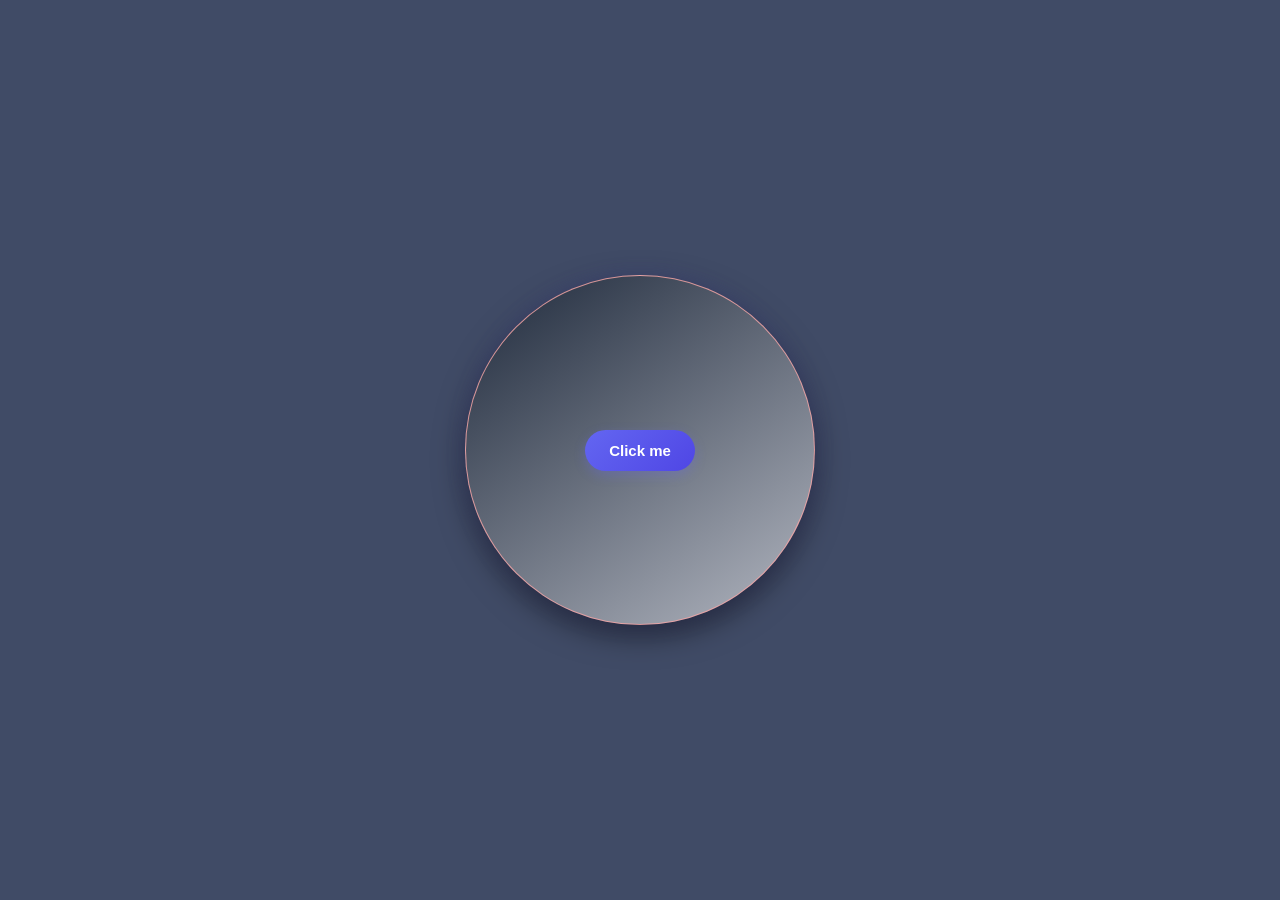
<file: 01-dom-basics/index.html>
<!doctype html>
<html lang="en">
    <head>
        <meta charset="UTF-8" />
        <meta name="viewport" content="width=device-width, initial-scale=1.0" />
        <title>DOM Basics</title>
        <link rel="stylesheet" href="style.css" />
    </head>
    <body>
        <div class="card">
            <button id="btn">Click me</button>
            <button id="backBtn">Return back</button>
            <h1 id="title"></h1>
        </div>

        <script src="script.js"></script>
    </body>
</html>
</file>
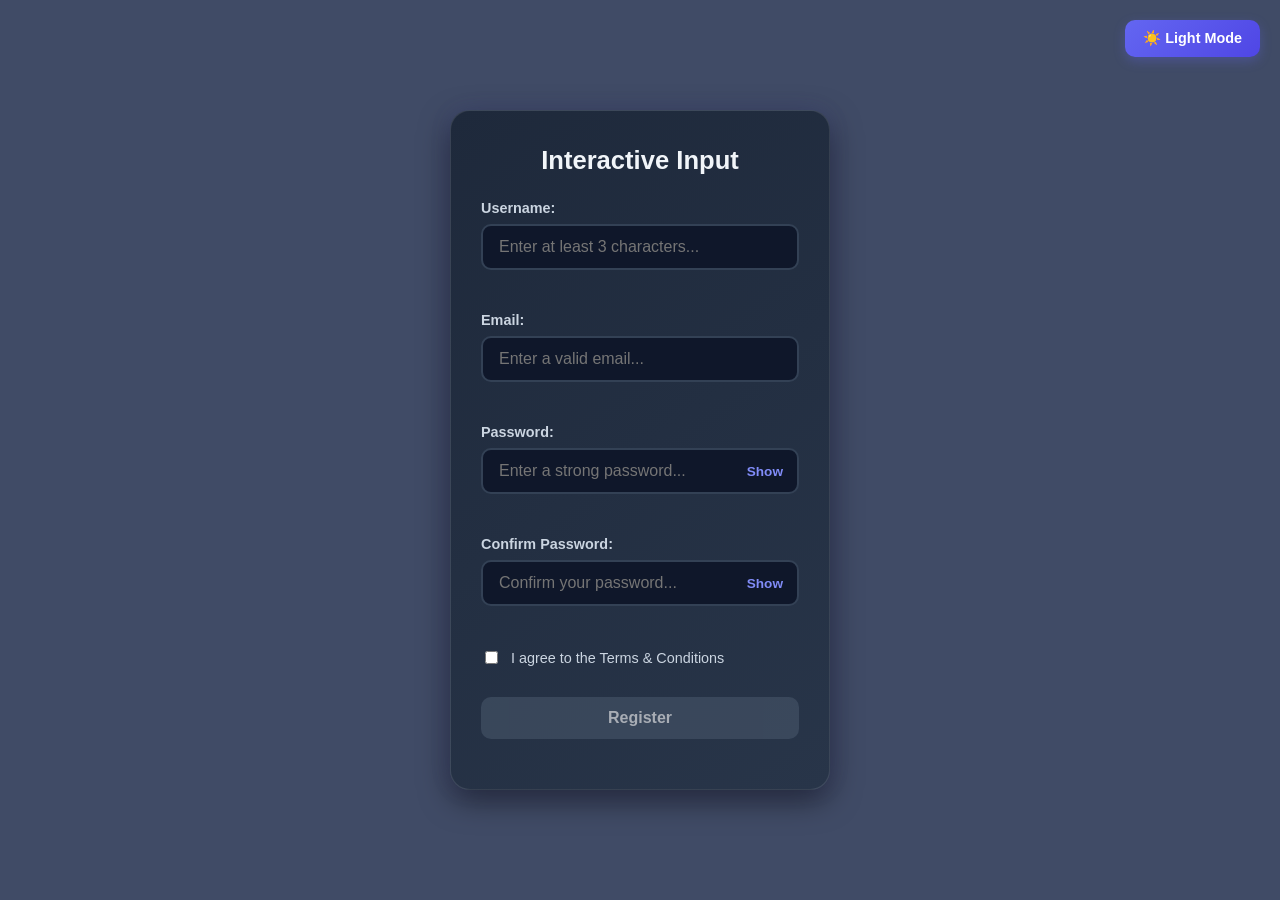
<file: 02-form-input/index.html>
<!doctype html>
<html lang="en">
    <head>
        <meta charset="UTF-8" />
        <meta name="viewport" content="width=device-width, initial-scale=1.0" />
        <title>Dynamic Form Input & Validation</title>
        <link rel="stylesheet" href="style.css" />
    </head>
    <body>
        <!-- Theme Toggle Button -->
        <button id="themeToggle" class="theme-btn">🌙 Dark Mode</button>
        <div class="card" id="formCard">
            <h2>Interactive Input</h2>

            <form id="userForm" novalidate>
                <!-- Username Group -->
                <div class="input-group">
                    <label for="username">Username:</label>
                    <input
                        type="text"
                        id="username"
                        placeholder="Enter at least 3 characters..."
                        required
                    />
                    <small class="error-msg" id="usernameError"></small>
                </div>
                <!-- Email Group -->
                <div class="input-group">
                    <label for="email">Email:</label>
                    <input
                        type="email"
                        id="email"
                        placeholder="Enter a valid email..."
                        required
                    />
                    <small class="error-msg" id="emailError"></small>
                </div>
                <!-- Password Group with Toggle Button -->
                <div class="input-group">
                    <label for="password">Password:</label>
                    <div class="password-wrapper">
                        <input
                            type="password"
                            id="password"
                            placeholder="Enter a strong password..."
                            required
                        />
                        <button
                            type="button"
                            id="togglePassword"
                            class="toggle-btn"
                        >
                            Show
                        </button>
                    </div>

                    <div class="strength-bar-container">
                        <div id="strengthBar" class="strength-bar"></div>
                    </div>
                    <small class="error-msg" id="passwordError"></small>
                </div>

                <!-- Confirm Password Group -->
                <div class="input-group">
                    <label for="confirmPassword">Confirm Password:</label>
                    <div class="password-wrapper">
                        <input
                            type="password"
                            id="confirmPassword"
                            placeholder="Confirm your password..."
                            required
                        />
                        <button
                            type="button"
                            id="toggleConfirmPassword"
                            class="toggle-btn"
                        >
                            Show
                        </button>
                    </div>

                    <small class="error-msg" id="confirmPasswordError"></small>
                </div>
                <!-- Terms & Conditions Checkbox -->
                <div class="checkbox-group">
                    <input type="checkbox" id="termsCheckbox" />
                    <label for="termsCheckbox"
                        >I agree to the Terms & Conditions</label
                    >
                </div>
                <button type="submit" id="submitBtn" disabled>Register</button>
            </form>
            <div id="greetingDisplay" class="greeting-display"></div>
        </div>
        <!-- Dashboard / To-Do Section (Hidden initially) -->
        <div class="card hidden" id="dashboardCard">
            <h2 id="welcomeHeader">Welcome!</h2>
            <p class="subtitle">Your Personal Workspace</p>

            <div class="todo-input-group">
                <input
                    type="text"
                    id="todoInput"
                    placeholder="Add a new task..."
                />
                <button id="addTodoBtn">Add</button>
            </div>
            <!-- Task list container with default empty state message -->
            <ul id="todoList" class="todo-list">
                <p class="empty-msg" id="emptyMsg">
                    No tasks added yet. Start by creating one!
                </p>
            </ul>

            <button id="logoutBtn" class="logout-btn">Logout</button>
        </div>
        <script type="module" src="script.js"></script>
    </body>
</html>
</file>
<file: 01-dom-basics/style.css>
/* Dark background for maximum glow contrast */
body {
    font-family: 'Segoe UI', Tahoma, Geneva, Verdana, sans-serif;
    background-color: #404b66;
    display: flex;
    justify-content: center;
    align-items: center;
    height: 100vh;
    margin: 0;
}

/* Rich Circular Dark Card */
.card {
    background: linear-gradient(145deg, #1e293b, #b3b7c1);
    width: 350px;
    height: 350px;
    border-radius: 50%;
    /* Fully circular container */

    /* Dual shadow layer for 3D depth and neon glow */
    box-shadow: 0 10px 30px rgba(0, 0, 0, 0.5),
        0 0 20px rgba(99, 102, 241, 0.2);
    border: 1px solid rgba(244, 165, 165, 0.846);

    /* Flexbox layout to keep content centered */
    display: flex;
    flex-direction: column;
    justify-content: center;
    align-items: center;
    padding: 20px;
    box-sizing: border-box;
    position: relative;

    transition: transform 0.3s ease, box-shadow 0.3s ease;
}

.card:hover {
    transform: scale(1.02);
    box-shadow: 0 15px 35px rgba(104, 75, 75, 0.6),
        0 0 30px rgba(183, 183, 217, 0.4);
}

/* Stylized Buttons for Dark Theme */
button {
    background: linear-gradient(135deg, #6366f1, #4f46e5);
    color: white;
    border: none;
    padding: 12px 24px;
    font-size: 15px;
    font-weight: 600;
    border-radius: 25px;
    /* Pill-shaped buttons */
    cursor: pointer;
    margin: 5px;
    transition: all 0.2s ease;
    box-shadow: 0 4px 12px rgba(99, 102, 241, 0.3);
}

button:hover {
    transform: translateY(-2px);
    box-shadow: 0 6px 16px rgba(99, 102, 241, 0.5);
}

/* Reset / Return button styling */
#backBtn {
    background: linear-gradient(135deg, #f43f5e, #e11d48);
    box-shadow: 0 4px 12px rgba(244, 63, 94, 0.3);
    display: none;
    /* Hidden by default until activated */
}

#backBtn:hover {
    box-shadow: 0 6px 16px rgba(244, 63, 94, 0.5);
}

/* Heading display container */
h1 {
    margin: 0;
    padding: 0;
    display: flex;
    justify-content: center;
    align-items: center;
}

/* Prevent empty h1 from occupying vertical space */
h1:empty {
    display: none;
}

/* Animated Glowing Neon Letters */
.glowing-letter {
    display: inline-block;
    font-size: 2.2rem;
    font-weight: 800;
    color: #ffffff;
    /* Multi-layered text-shadow for glowing neon effect */
    text-shadow:
        0 0 5px #ff007f,
        0 0 10px #ff007f,
        0 0 20px #ff007f,
        0 0 40px #ff007f;
    animation: glowAndRainbow 2.5s linear infinite;
}

/* Keyframe animation for continuous hue cycle and slight float */
@keyframes glowAndRainbow {
    0% {
        filter: hue-rotate(0deg);
        transform: translateY(0);
    }

    50% {
        transform: translateY(-4px);
        /* Floating wave effect */
    }

    100% {
        filter: hue-rotate(360deg);
        transform: translateY(0);
    }
}
</file>
<file: 02-form-input/style.css>
/* Dark theme background for optimal contrast */
body {
    font-family: 'Segoe UI', Tahoma, Geneva, Verdana, sans-serif;
    background-color: #404b66;
    display: flex;
    justify-content: center;
    align-items: center;
    min-height: 100vh;
    margin: 0;
}

/* Glassmorphism Dark Card Container */
.card {
    background: linear-gradient(145deg, #1e293b, #283549);
    width: 380px;
    padding: 35px 30px;
    border-radius: 20px;
    box-shadow: 0 10px 30px rgba(0, 0, 0, 0.5),
        0 0 20px rgba(99, 102, 241, 0.15);
    border: 1px solid rgba(255, 255, 255, 0.1);
    color: #ffffff;
    box-sizing: border-box;
}

.card h2 {
    margin-top: 0;
    margin-bottom: 25px;
    text-align: center;
    font-size: 1.6rem;
    color: #f1f5f9;
}

/* Input group positioning */
.input-group {
    display: flex;
    flex-direction: column;
    margin-bottom: 20px;
    position: relative;
}

.input-group label {
    font-size: 0.9rem;
    font-weight: 600;
    margin-bottom: 8px;
    color: #cbd5e1;
}

/* Styled text input field */
.input-group input {
    background-color: #0f172a;
    border: 2px solid #334155;
    border-radius: 10px;
    padding: 12px 16px;
    color: #ffffff;
    font-size: 1rem;
    outline: none;
    transition: all 0.25s ease;
}

.input-group input:focus {
    border-color: #6366f1;
    box-shadow: 0 0 10px rgba(99, 102, 241, 0.4);
}

/* Checkbox alignment */
.checkbox-group {
    display: flex;
    align-items: center;
    gap: 10px;
    margin-bottom: 15px;
}

.checkbox-group label {
    font-size: 0.9rem;
    color: #cbd5e1;
    cursor: pointer;
}

/* Dynamic Validation States (Valid / Invalid) */
.input-group input.valid {
    border-color: #10b981;
    /* Neon green */
    box-shadow: 0 0 10px rgba(16, 185, 129, 0.4);
}

.input-group input.invalid {
    border-color: #f43f5e;
    box-shadow: 0 0 10px rgba(244, 63, 94, 0.4);
}



/* Primary action button */
button {
    width: 100%;
    background: linear-gradient(135deg, #6366f1, #4f46e5);
    color: white;
    border: none;
    padding: 12px;
    font-size: 1rem;
    font-weight: 600;
    border-radius: 10px;
    cursor: pointer;
    transition: all 0.2s ease;
    box-shadow: 0 4px 12px rgba(99, 102, 241, 0.3);
}

button:hover {
    transform: translateY(-2px);
    box-shadow: 0 6px 16px rgba(99, 102, 241, 0.5);
}


/* Disabled button state */
button:disabled {
    background: #475569;
    cursor: not-allowed;
    transform: none;
    box-shadow: none;
    opacity: 0.6;
}

/* Password field wrapper for positioning the toggle button */
.password-wrapper {
    position: relative;
    display: flex;
    align-items: center;
    width: 100%;
}

.password-wrapper input {
    width: 100%;
    padding-right: 75px !important;
}

button.toggle-btn,
#togglePassword {
    position: absolute !important;
    right: 8px !important;
    top: 50% !important;
    transform: translateY(-50%) !important;
    width: auto !important;
    height: auto !important;
    margin: 0 !important;
    padding: 4px 8px !important;
    background: transparent !important;
    border: none !important;
    box-shadow: none !important;
    color: #818cf8 !important;
    font-size: 0.85rem !important;
    font-weight: 600 !important;
    cursor: pointer !important;
}

button.toggle-btn:hover,
#togglePassword:hover {
    color: #a7f3d0 !important;
    background: transparent !important;
}

#submitBtn {
    margin-top: 15px;
}

/* Error message styling */
.error-msg {
    display: block;
    color: #f43f5e;
    font-size: 0.8rem;
    margin-top: 4px;
    min-height: 18px;
}

/* Greeting display message */
.greeting-display {
    margin-top: 15px;
    font-weight: 600;
    text-align: center;
    font-size: 0.95rem;
    line-height: 1.4;
}

/* Validation Feedback States */
input.invalid {
    border-color: #f43f5e !important;
    box-shadow: 0 0 8px rgba(244, 63, 94, 0.3);
}

.hidden {
    display: none !important;
}

/* =========================================
   2. Light Mode Theme Overrides
   ========================================= */

body.light-theme {
    background-color: #f1f5f9 !important;
    color: #0f172a !important;
}

/* Remove gradient background and force solid white card */
body.light-theme .card,
body.light-theme #formCard,
body.light-theme #dashboardCard {
    background: #ffffff !important;
    color: #0f172a !important;
    border: 1px solid #e2e8f0 !important;
    box-shadow: 0 10px 30px rgba(0, 0, 0, 0.08) !important;
}

/* High contrast typography for light background */
body.light-theme .card h2,
body.light-theme h1,
body.light-theme h2,
body.light-theme h3,
body.light-theme .input-group label,
body.light-theme .checkbox-group label,
body.light-theme .subtitle {
    color: #0f172a !important;
}

/* Light input fields with clear text */
body.light-theme input[type="text"],
body.light-theme input[type="email"],
body.light-theme input[type="password"],
body.light-theme .input-group input {
    background-color: #f8fafc !important;
    color: #0f172a !important;
    border: 1px solid #cbd5e1 !important;
}

body.light-theme input::placeholder {
    color: #64748b !important;
}

/* High-contrast password toggle buttons for light mode */
body.light-theme button.toggle-btn,
body.light-theme #togglePassword,
body.light-theme #toggleConfirmPassword {
    color: #4f46e5 !important;
}

/* High-contrast validation borders for light mode */
body.light-theme input.valid {
    border: 2px solid #059669 !important;
    box-shadow: 0 0 8px rgba(5, 150, 105, 0.35) !important;
}

body.light-theme input.invalid {
    border: 2px solid #e11d48 !important;
    box-shadow: 0 0 8px rgba(225, 29, 72, 0.35) !important;
}

/* Fixed Theme Toggle Button in Top-Right Corner */
#themeToggle,
.theme-btn {
    position: fixed !important;
    top: 20px !important;
    right: 20px !important;
    width: auto !important;
    min-width: 130px;
    padding: 10px 18px !important;
    font-size: 0.9rem !important;
    z-index: 9999 !important;
}


/* =========================================
   3. Dashboard & To-Do List Styles
   ========================================= */

/* Subtitle contrast and typography */
.card .subtitle {
    font-size: 0.9rem;
    color: #cbd5e1;
    margin-bottom: 15px;
}

/* Input group container for To-Do field and Add button */
.todo-input-group {
    display: flex;
    gap: 10px;
    margin-top: 15px;
    margin-bottom: 20px;
}

/* Styled input field for new task entry */
.todo-input-group input {
    flex: 1;
    background-color: #0f172a;
    border: 2px solid #334155;
    border-radius: 10px;
    padding: 12px 16px;
    color: #ffffff;
    font-size: 0.95rem;
    outline: none;
    transition: all 0.25s ease;
}

.todo-input-group input:focus {
    border-color: #6366f1;
    box-shadow: 0 0 10px rgba(99, 102, 241, 0.4);
}

/* Compact Add Task button */
#addTodoBtn {
    width: auto !important;
    padding: 12px 20px;
    white-space: nowrap;
}

/* Task list container */
.todo-list {
    list-style: none;
    padding: 0;
    margin: 0 0 20px 0;
    max-height: 200px;
    overflow-y: auto;
}

/* Individual task item styling */
.todo-list li {
    background: rgba(15, 23, 42, 0.6);
    border: 1px solid #334155;
    padding: 10px 14px;
    border-radius: 8px;
    margin-bottom: 8px;
    display: flex;
    justify-content: space-between;
    align-items: center;
    color: #f1f5f9;
    font-size: 0.95rem;
}

/* Delete action button inside task items */
.todo-list li button {
    width: auto !important;
    padding: 4px 8px;
    font-size: 0.8rem;
    background: #f43f5e !important;
    box-shadow: none !important;
}

/* Logout action button styling */
.logout-btn {
    background: transparent !important;
    border: 2px solid #f43f5e !important;
    color: #f43f5e !important;
    box-shadow: none !important;
    margin-top: 10px;
}

.logout-btn:hover {
    background: #f43f5e !important;
    color: #ffffff !important;
}

/* =========================================
   4. Comprehensive Light Mode Overrides
   ========================================= */

/* Force light background for the entire page */
body.light-theme {
    background-color: #f1f5f9 !important;
    color: #0f172a !important;
}

/* Force solid white background and crisp border for cards in Light Mode */
body.light-theme .card,
body.light-theme #formCard,
body.light-theme #dashboardCard {
    background: #ffffff !important;
    color: #0f172a !important;
    border: 1px solid #e2e8f0 !important;
    box-shadow: 0 10px 30px rgba(0, 0, 0, 0.08) !important;
}

/* Subtitle and header typography contrast */
body.light-theme .subtitle,
body.light-theme .card .subtitle {
    color: #475569 !important;
}

body.light-theme .card h1,
body.light-theme .card h2,
body.light-theme .card h3 {
    color: #0f172a !important;
}

/* Light Mode inputs for To-Do form */
body.light-theme input[type="text"],
body.light-theme input[type="email"],
body.light-theme input[type="password"],
body.light-theme .todo-input-group input {
    background-color: #f8fafc !important;
    color: #0f172a !important;
    border: 1px solid #cbd5e1 !important;
}

body.light-theme input::placeholder {
    color: #64748b !important;
}

/* Light Mode list item overrides */
body.light-theme .todo-list li {
    background: #f8fafc !important;
    border: 1px solid #e2e8f0 !important;
    color: #0f172a !important;
}

/* Expand Dashboard card layout for better readability */
#dashboardCard {
    width: 100%;
    max-width: 550px;
}

/* Styling for the empty task state message */
.empty-msg {
    text-align: center;
    color: #64748b;
    font-size: 0.9rem;
    margin: 20px 0;
    font-style: italic;
}

/* Light mode override for empty task message */
body.light-theme .empty-msg {
    color: #94a3b8 !important;
}
</file>
